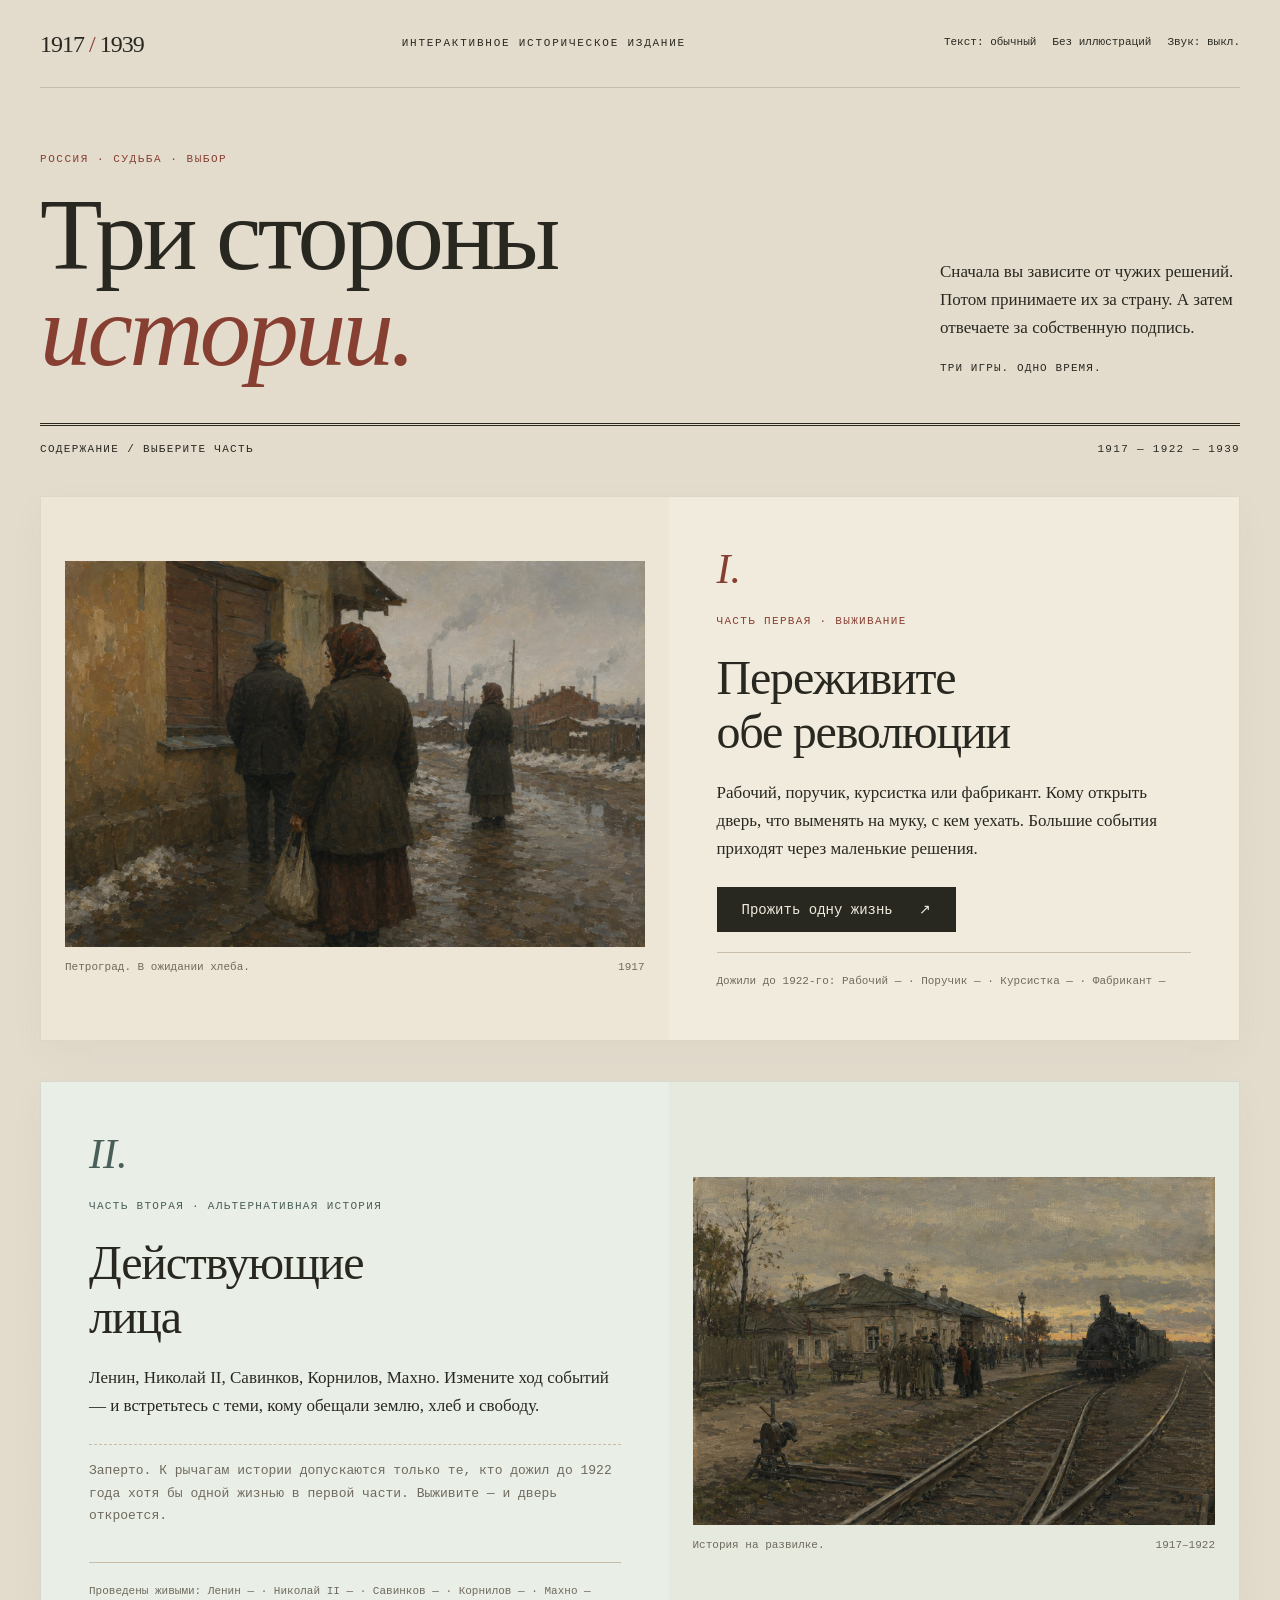
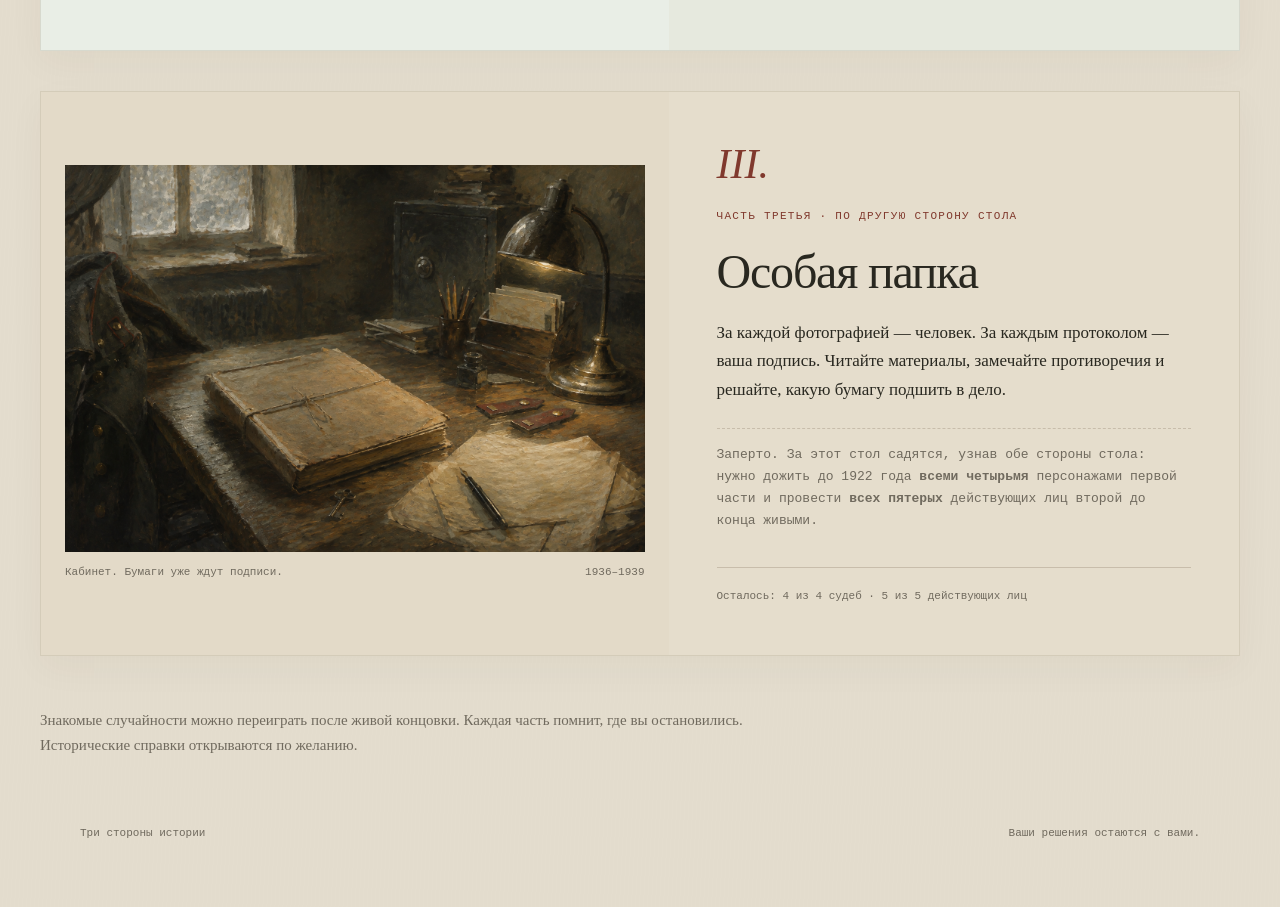
<file: index.html>
<!DOCTYPE html>
<html lang="ru">
<head>
<meta charset="utf-8">
<meta name="viewport" content="width=device-width, initial-scale=1">
<title>Три стороны истории · 1917–1939</title>
<link rel="stylesheet" href="style.css?v=30">
<link rel="stylesheet" href="remaster.css?v=30">
<link rel="stylesheet" href="reader.css?v=30">
</head>
<body class="menu-page">
<a class="skip-link" href="#app">К содержанию</a>
<header class="edition-bar"><a class="edition-brand" href="index.html">1917<span> / </span>1939</a><span class="edition-label">Интерактивное историческое издание</span><div id="reader-tools"></div></header>
<main id="app">
<header class="cover-heading">
<div><div class="meta">Россия · судьба · выбор</div><h1>Три стороны<br><em>истории.</em></h1></div>
<div class="cover-intro">Сначала вы зависите от чужих решений. Потом принимаете их за страну. А затем отвечаете за собственную подпись.<small>Три игры. Одно время.</small></div>
</header>
<div class="contents-line"><span>Содержание / выберите часть</span><span>1917 — 1922 — 1939</span></div>
<section class="menu-part">
<figure class="menu-picture" data-reader-art><img class="menu-art" src="images/small-life.jpg" alt="Очередь у лавки в рабочем предместье" width="1536" height="1024"><figcaption><span>Петроград. В ожидании хлеба.</span><span>1917</span></figcaption></figure>
<div class="menu-copy"><span class="menu-number" aria-hidden="true">I.</span><div class="menu-eyebrow">Часть первая · выживание</div><h2>Переживите<br>обе революции</h2><p>Рабочий, поручик, курсистка или фабрикант. Кому открыть дверь, что выменять на муку, с кем уехать. Большие события приходят через маленькие решения.</p><a class="menu-play" href="v1.html">Прожить одну жизнь</a><div class="menu-progress" id="progress"></div></div>
</section>
<section class="menu-part" id="part2">
<figure class="menu-picture" data-reader-art><img class="menu-art" src="images/turning-point.jpg" alt="Станция и расходящиеся железнодорожные пути" width="1536" height="1024" loading="lazy"><figcaption><span>История на развилке.</span><span>1917–1922</span></figcaption></figure>
<div class="menu-copy"><span class="menu-number" aria-hidden="true">II.</span><div class="menu-eyebrow">Часть вторая · альтернативная история</div><h2>Действующие<br>лица</h2><p>Ленин, Николай II, Савинков, Корнилов, Махно. Измените ход событий — и встретьтесь с теми, кому обещали землю, хлеб и свободу.</p><span id="p2action"></span><div class="menu-progress" id="progress2"></div></div>
</section>
<section class="menu-part menu-folder" id="part3">
<figure class="menu-picture" data-reader-art><img class="menu-art" src="images/nkvd-desk.jpg" alt="Рабочий стол сотрудника НКВД: папка, бумаги, петлицы и настольная лампа" width="1536" height="1024" loading="lazy"><figcaption><span>Кабинет. Бумаги уже ждут подписи.</span><span>1936–1939</span></figcaption></figure>
<div class="menu-copy"><span class="menu-number" aria-hidden="true">III.</span><div class="menu-eyebrow">Часть третья · по другую сторону стола</div><h2>Особая папка</h2><p>За каждой фотографией — человек. За каждым протоколом — ваша подпись. Читайте материалы, замечайте противоречия и решайте, какую бумагу подшить в дело.</p><span id="p3action"></span><div class="menu-progress" id="progress3"></div></div>
</section>
<p class="edition-note">Знакомые случайности можно переиграть после живой концовки. Каждая часть помнит, где вы остановились. Исторические справки открываются по желанию.</p>
</main>
<footer class="site-footer"><span>Три стороны истории</span><span>Ваши решения остаются с вами.</span></footer>
<script>
(function () {
  var BGS = [
    ['worker', 'Рабочий'],
    ['officer', 'Поручик'],
    ['intel', 'Курсистка'],
    ['merchant', 'Фабрикант'],
  ];
  var survived = false, chips = [];
  try {
    survived = localStorage.getItem('rr_survived') === '1';
    chips = BGS.map(function (b) {
      var ok = localStorage.getItem('rr_survived_' + b[0]) === '1';
      return ok ? '<b>' + b[1] + ' ✓</b>' : b[1] + ' —';
    });
  } catch (e) { survived = true; }

  document.getElementById('progress').innerHTML = chips.length
    ? 'Дожили до 1922-го: ' + chips.join(' · ')
    : '';

  var part2 = document.getElementById('part2');
  var action = document.getElementById('p2action');
  if (survived) {
    action.innerHTML = '<a class="menu-play" href="v2.html">Играть</a>';
  } else {
    part2.className += ' locked';
    action.innerHTML = '<div class="menu-lock">Заперто. К рычагам истории допускаются только те, кто дожил до 1922 года хотя бы одной жизнью в первой части. Выживите — и дверь откроется.</div>';
  }

  /* ---- часть третья: допуск только за полное прохождение первых двух ---- */
  var CAMPS = [
    ['lenin', 'Ленин'],
    ['tsar', 'Николай II'],
    ['savinkov', 'Савинков'],
    ['kornilov', 'Корнилов'],
    ['makhno', 'Махно'],
  ];
  var get = function (k) {
    try { return localStorage.getItem(k) === '1'; } catch (e) { return false; }
  };
  var bgDone = BGS.map(function (b) { return get('rr_survived_' + b[0]); });
  var campDone = CAMPS.map(function (c) { return get('rr_v2_alive_' + c[0]); });
  var all = function (a) { return a.every(function (x) { return x; }); };

  document.getElementById('progress2').innerHTML = 'Проведены живыми: ' +
    CAMPS.map(function (c, i) {
      return campDone[i] ? '<b>' + c[1] + ' ✓</b>' : c[1] + ' —';
    }).join(' · ');

  var part3 = document.getElementById('part3');
  var action3 = document.getElementById('p3action');
  if (all(bgDone) && all(campDone)) {
    action3.innerHTML = '<a class="menu-play" href="v3.html">Играть</a>';
    document.getElementById('progress3').innerHTML = 'Допуск оформлен.';
  } else {
    part3.className += ' locked';
    action3.innerHTML = '<div class="menu-lock">Заперто. За этот стол садятся, узнав обе стороны стола: нужно дожить до 1922 года <b>всеми четырьмя</b> персонажами первой части и провести <b>всех пятерых</b> действующих лиц второй до конца живыми.</div>';
    document.getElementById('progress3').innerHTML =
      'Осталось: ' + bgDone.filter(function (x) { return !x; }).length + ' из 4 судеб · ' +
      campDone.filter(function (x) { return !x; }).length + ' из 5 действующих лиц';
  }
})();
</script>

<script src="reader.js?v=30"></script>
</body>
</html>
</file>
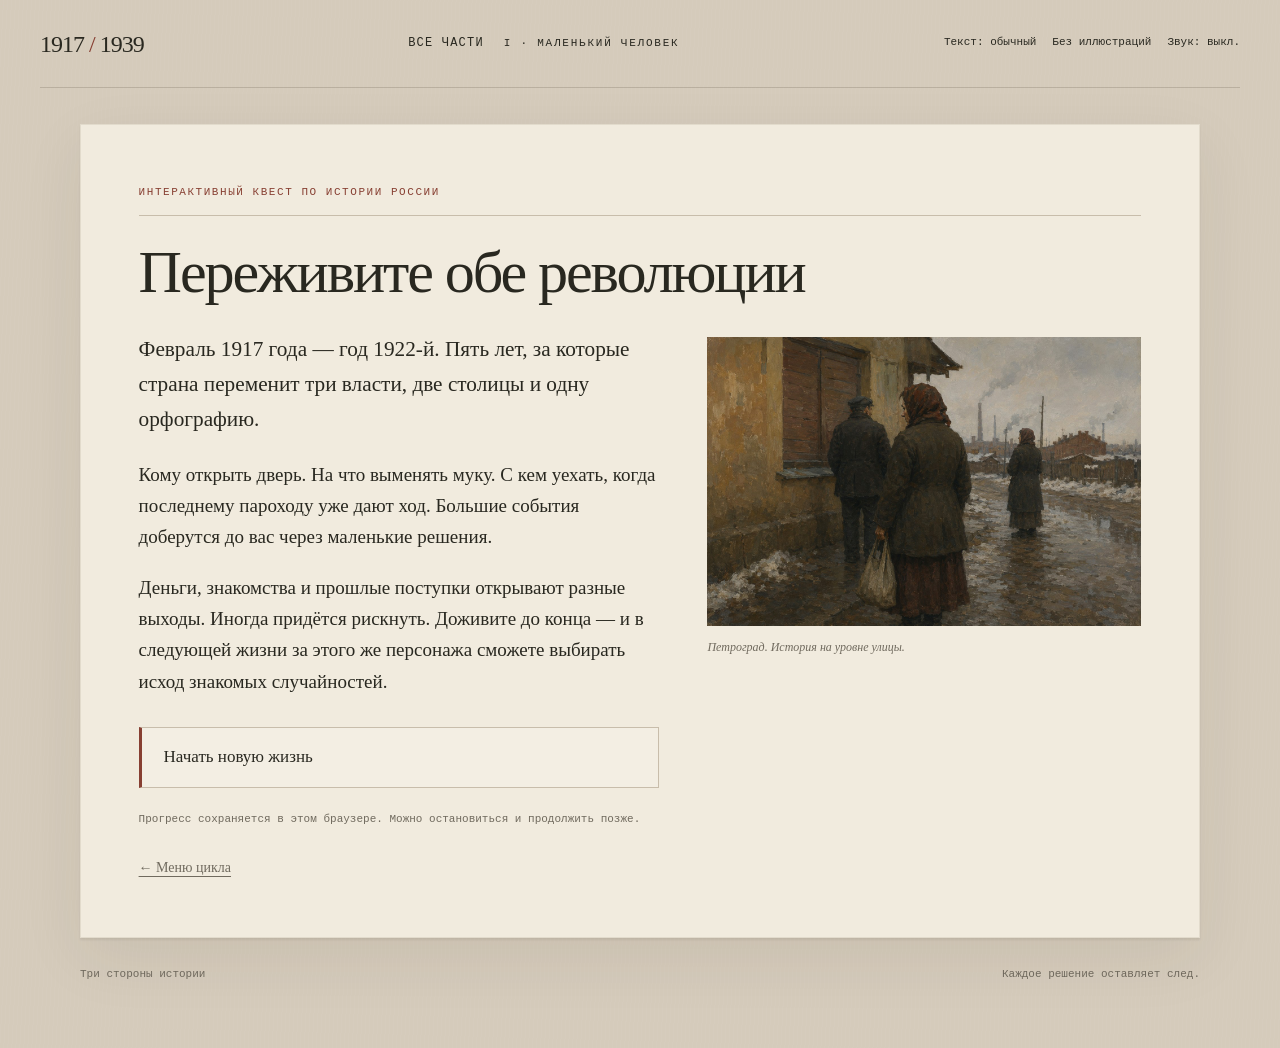
<file: v1.html>
<!DOCTYPE html>
<html lang="ru">
<head>
<meta charset="utf-8">
<meta name="viewport" content="width=device-width, initial-scale=1">
<title>Игра: переживите обе революции</title>
<link rel="stylesheet" href="style.css?v=30">
<link rel="stylesheet" href="remaster.css?v=30">
<link rel="stylesheet" href="modes12.css?v=30">
<link rel="stylesheet" href="reader.css?v=30">
</head>
<body class="mode-1">
<a class="skip-link" href="#app">К игре</a>
<header class="edition-bar"><a class="edition-brand" href="index.html">1917<span> / </span>1939</a><nav class="edition-nav" aria-label="Издание"><a href="index.html">Все части</a><span class="edition-label">I · Маленький человек</span></nav><div id="reader-tools"></div></header>
<main id="app"></main>
<footer class="site-footer"><span>Три стороны истории</span><span>Каждое решение оставляет след.</span></footer>
<script src="glossary.js?v=13"></script>
<script src="scenario.js?v=13"></script>
<script src="game-common.js?v=30"></script>
<script src="life-scenes.js?v=30"></script>
<script src="engine.js?v=30"></script>
<script src="reader.js?v=30"></script>
</body>
</html>
</file>
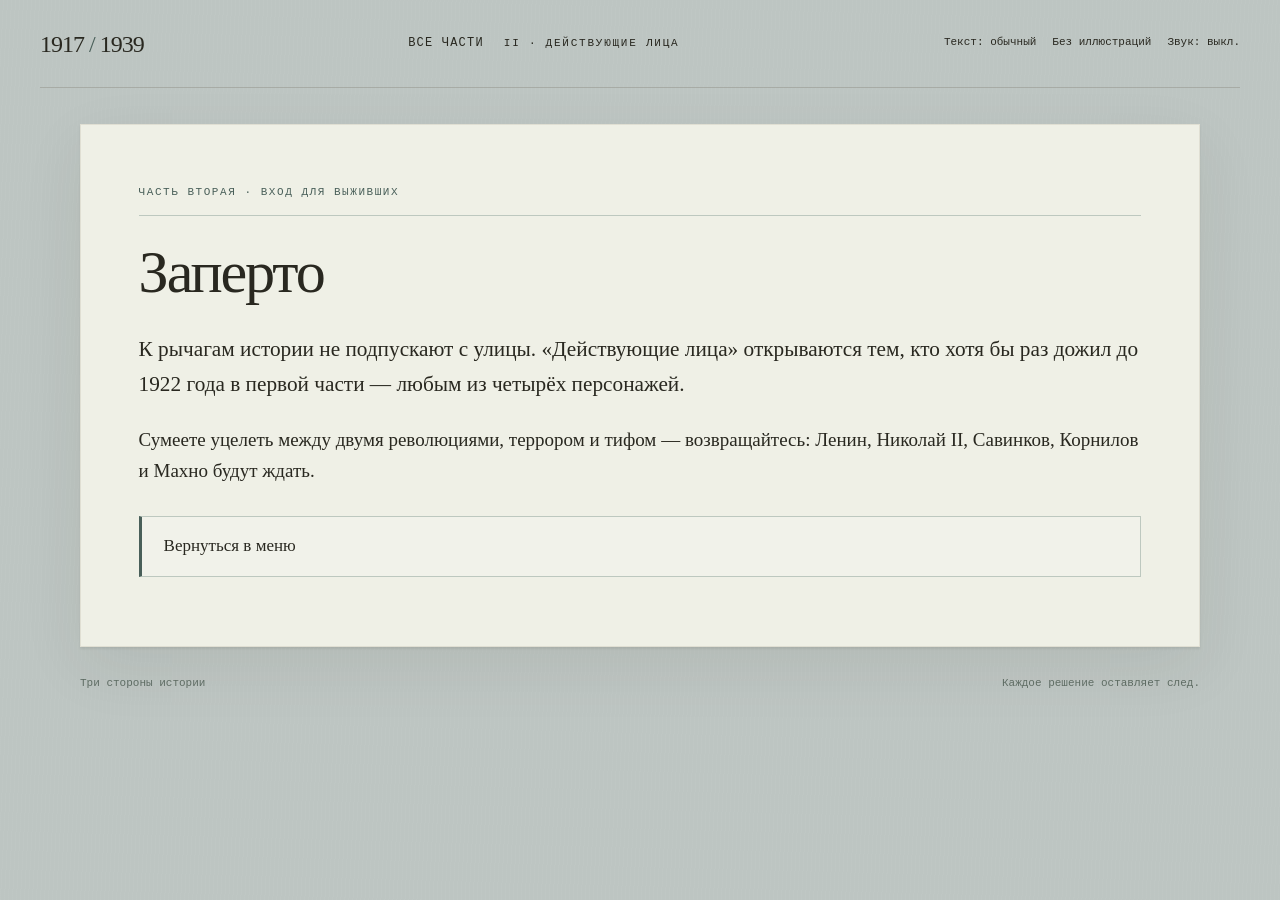
<file: v2.html>
<!DOCTYPE html>
<html lang="ru">
<head>
<meta charset="utf-8">
<meta name="viewport" content="width=device-width, initial-scale=1">
<title>Действующие лица: альтернативная история 1917–1922</title>
<link rel="stylesheet" href="style.css?v=30">
<link rel="stylesheet" href="style2.css?v=30">
<link rel="stylesheet" href="remaster.css?v=30">
<link rel="stylesheet" href="modes12.css?v=30">
<link rel="stylesheet" href="reader.css?v=30">
</head>
<body class="mode-2">
<a class="skip-link" href="#app">К игре</a>
<header class="edition-bar"><a class="edition-brand" href="index.html">1917<span> / </span>1939</a><nav class="edition-nav" aria-label="Издание"><a href="index.html">Все части</a><span class="edition-label">II · Действующие лица</span></nav><div id="reader-tools"></div></header>
<main id="app"></main>
<footer class="site-footer"><span>Три стороны истории</span><span>Каждое решение оставляет след.</span></footer>
<script src="glossary.js?v=13"></script>
<script src="world.js?v=30"></script>
<script src="c_lenin.js?v=13"></script>
<script src="c_tsar.js?v=13"></script>
<script src="c_savinkov.js?v=13"></script>
<script src="c_kornilov.js?v=13"></script>
<script src="c_makhno.js?v=13"></script>
<script src="game-common.js?v=30"></script>
<script src="aftermath.js?v=30"></script>
<script src="engine2.js?v=30"></script>
<script src="reader.js?v=30"></script>
</body>
</html>
</file>
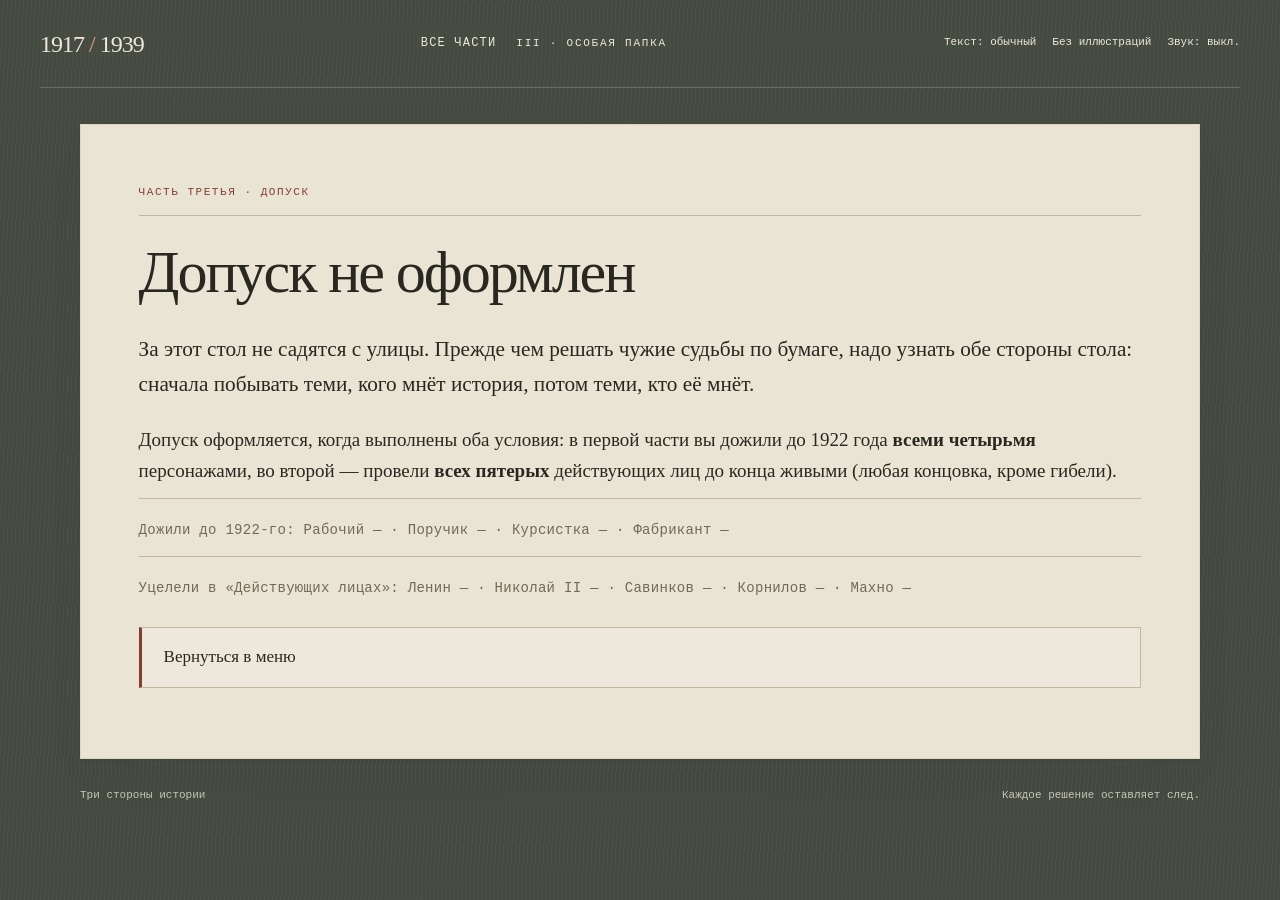
<file: v3.html>
<!DOCTYPE html>
<html lang="ru">
<head>
<meta charset="utf-8">
<meta name="viewport" content="width=device-width, initial-scale=1">
<title>Особая папка: оперуполномоченный, 1936–1938</title>
<link rel="stylesheet" href="style.css?v=30">
<link rel="stylesheet" href="style2.css?v=30">
<link rel="stylesheet" href="remaster.css?v=30">
<link rel="stylesheet" href="style3.css?v=30">
<link rel="stylesheet" href="reader.css?v=30">
</head>
<body class="mode-3">
<a class="skip-link" href="#app">К игре</a>
<header class="edition-bar"><a class="edition-brand" href="index.html">1917<span> / </span>1939</a><nav class="edition-nav" aria-label="Издание"><a href="index.html">Все части</a><span class="edition-label">III · Особая папка</span></nav><div id="reader-tools"></div></header>
<main id="app"></main>
<footer class="site-footer"><span>Три стороны истории</span><span>Каждое решение оставляет след.</span></footer>
<script src="glossary.js?v=23"></script>
<script src="glossary3.js?v=23"></script>
<script src="chek_core.js?v=30"></script>
<script src="chek1.js?v=23"></script>
<script src="chek2.js?v=23"></script>
<script src="chek3.js?v=23"></script>
<script src="game-common.js?v=30"></script>
<script src="engine3.js?v=30"></script>
<script src="reader.js?v=30"></script>
</body>
</html>
</file>
<file: style.css>
/* «Арзамасовский» бумажный стиль: серьёзная гарнитура, кремовая бумага, тёмно-красный акцент */

* { margin: 0; padding: 0; box-sizing: border-box; }

:root {
  --paper: #f5f0e6;
  --ink: #1c1a17;
  --accent: #9e2b25;
  --muted: #7a7469;
  --line: #d8d0bf;
}

html { height: 100%; }

body {
  min-height: 100%;
  background: var(--paper);
  background-image: radial-gradient(ellipse at 50% -20%, #fbf8f1 0%, var(--paper) 60%);
  color: var(--ink);
  font-family: Georgia, 'Times New Roman', serif;
  font-size: 19px;
  line-height: 1.55;
  padding: 48px 16px 96px;
}

#app { max-width: 640px; margin: 0 auto; }

.card { animation: appear .45s ease both; }
@keyframes appear {
  from { opacity: 0; transform: translateY(12px); }
  to   { opacity: 1; transform: none; }
}

.meta {
  font-size: 13px;
  letter-spacing: .18em;
  text-transform: uppercase;
  color: var(--accent);
  margin-bottom: 20px;
  padding-bottom: 12px;
  border-bottom: 1px solid var(--line);
}

h1 {
  font-size: 42px;
  line-height: 1.15;
  font-weight: normal;
  margin-bottom: 24px;
}

h2 {
  font-size: 30px;
  line-height: 1.2;
  font-weight: normal;
  margin-bottom: 18px;
}

.body p { margin-bottom: 16px; }
.body p:last-child { margin-bottom: 0; }

.choices { margin-top: 32px; }

.choice { margin-bottom: 14px; }

.choice button {
  display: block;
  width: 100%;
  text-align: left;
  font: inherit;
  font-size: 17px;
  line-height: 1.45;
  color: var(--ink);
  background: transparent;
  border: 1px solid var(--ink);
  padding: 13px 18px;
  cursor: pointer;
  transition: background .15s, color .15s;
}

.choice button:hover:not(:disabled) {
  background: var(--ink);
  color: var(--paper);
}

.choice.locked button {
  border-color: var(--line);
  color: var(--muted);
  cursor: not-allowed;
  background: transparent;
}

.locked-why {
  font-size: 14px;
  font-style: italic;
  color: var(--muted);
  padding: 6px 18px 0;
}

/* выбор персонажа */
.bg-choice button { padding: 16px 18px; }
.bg-name { display: block; font-size: 20px; margin-bottom: 4px; }
.bg-desc { display: block; font-size: 15px; font-style: italic; opacity: .75; }

/* интерлюдии */
.result .body { font-style: normal; }
.result .body p:first-child::first-letter { }

/* бросок судьбы */
.roll-overlay {
  position: fixed; inset: 0;
  background: rgba(28, 26, 23, .88);
  display: flex; align-items: center; justify-content: center;
  z-index: 10;
  animation: fadein .25s ease both;
}
@keyframes fadein { from { opacity: 0; } to { opacity: 1; } }

.roll-box { text-align: center; color: var(--paper); }
.roll-box .die { font-size: 96px; line-height: 1; }
.roll-box .roll-label {
  margin-top: 12px;
  font-size: 14px;
  letter-spacing: .18em;
  text-transform: uppercase;
  font-family: Georgia, serif;
}

/* концовки */
.ending .meta { border-bottom-color: currentColor; }

.ending.death {
  background: #171512;
  color: #efe8da;
  margin: -12px -20px;
  padding: 36px 20px 44px;
}
@media (min-width: 700px) {
  .ending.death { margin: -12px -36px; padding: 40px 36px 48px; }
}
.ending.death .meta { color: #c8543f; border-bottom-color: #3a352e; }
.ending.death .note { border-color: #3a352e; }
.ending.death .choice button { border-color: #efe8da; color: #efe8da; }
.ending.death .choice button:hover { background: #efe8da; color: #171512; }
.ending.death .path { color: #a89f8f; }

.ending.emigration .meta { color: #6c6353; border-bottom-color: var(--line); }
.ending.survival .meta { color: #4a5d3a; border-bottom-color: var(--line); }

.note {
  margin-top: 28px;
  padding: 16px 18px;
  border: 1px solid var(--line);
  font-size: 15px;
  line-height: 1.5;
}

.note-title {
  font-size: 12px;
  letter-spacing: .18em;
  text-transform: uppercase;
  color: var(--muted);
  margin-bottom: 8px;
}

.path { margin-top: 24px; font-size: 15px; color: var(--muted); }
.path ul { list-style: none; margin-top: 4px; }
.path li { padding: 3px 0; }
.path li::before { content: '— '; }

.intro .body p { font-size: 20px; }

/* ---------- глоссарий: сноски ---------- */

.gloss {
  border-bottom: 1px dotted var(--accent);
  cursor: help;
}
.gloss:hover { background: rgba(158, 43, 37, .07); }
.gloss:focus-visible {
  outline: 2px solid var(--accent);
  outline-offset: 2px;
}
.ending.death .gloss { border-bottom-color: #c8543f; }
.ending.death .gloss:hover { background: rgba(200, 84, 63, .15); }

.gloss-tip {
  position: absolute;
  z-index: 60;
  background: #171512;
  color: #efe8da;
  padding: 11px 14px;
  font-family: Georgia, 'Times New Roman', serif;
  font-size: 15px;
  line-height: 1.45;
  box-shadow: 0 6px 24px rgba(0, 0, 0, .35);
  pointer-events: none;
}
.gloss-tip[hidden] { display: none; }

/* Quiet illustrations and reader controls. */
.illustration { margin: 0 0 25px; }
.illustration img { display: block; width: 100%; height: auto; border: 1px solid var(--line); }
.illustration-small { max-width: 360px; margin: 22px auto; }
.intro > .illustration { max-width: 420px; }
.menu-art { display: block; width: 100%; height: 180px; object-fit: cover; object-position: center 55%; margin: 16px 0; border: 1px solid var(--line); }
.menu-art.sketch { object-position: center 65%; }
.choice-sub { display: block; font-size: 14px; opacity: .8; margin-top: 5px; }
.save-note, .memory-note, .life-status { font-size: 14px; color: var(--muted); margin-top: 16px; }
.life-status { margin: -4px 0 18px; }
.memory-note { padding: 10px 0; border-bottom: 1px solid var(--line); }
.reading-note { margin-top: 20px; font-size: 16px; border-top: 1px solid var(--line); }
.reading-note summary { cursor: pointer; padding: 12px 0; color: inherit; }
.reading-note > div { padding: 0 0 12px; }
.reading-note p { margin-bottom: 12px; }
.reading-note .note, .reading-note .path { margin-top: 0; }
.text-button { background: transparent; border: 0; border-bottom: 1px solid currentColor; color: inherit; padding: 4px 0; font: inherit; font-size: 15px; cursor: pointer; }
.fate-dialog { width: min(600px, calc(100% - 32px)); max-height: calc(100% - 32px); margin: auto; padding: 28px; color: var(--ink); background: var(--paper); border: 1px solid var(--ink); font: inherit; }
.fate-dialog::backdrop { background: rgba(28, 26, 23, .75); }
.fate-explain { font-size: 15px; margin-top: 16px; color: var(--muted); }
.fate-dialog .choices { margin-top: 22px; }
button:focus-visible, a:focus-visible, summary:focus-visible { outline: 2px solid var(--accent); outline-offset: 4px; }
.choice button:disabled { cursor: default; }
h1:focus, h2:focus { outline: none; }
@media (max-width: 560px) {
  body { padding-top: 24px; font-size: 18px; }
  h1 { font-size: 34px; }
  h2 { font-size: 27px; }
  .intro .body p { font-size: 18px; }
  .fate-dialog { padding: 20px; }
}
@media (prefers-reduced-motion: reduce) {
  *, *::before, *::after { animation: none !important; transition: none !important; }
}
</file>
<file: remaster.css>
/* Three volumes of one edition. Layout is kept separate from game rules. */
:root{--paper:#f1ebde;--ink:#292820;--accent:#873f32;--muted:#706a5e;--line:#c8bdab;--desk:#d5cbbb}
body{padding:0 28px 64px;background:var(--desk);background-image:repeating-linear-gradient(93deg,transparent 0 3px,#ffffff07 3px 4px);font-size:19px;line-height:1.65}
body.mode-2{--desk:#bdc5c2;--paper:#eff0e6;--accent:#495f59;--line:#bdc8bf;--muted:#606e65}
body.mode-3{--desk:#454b41;--paper:#eae4d5;--accent:#833e32;--line:#c3b8a3;--muted:#726957}
a{color:inherit;text-underline-offset:4px}
.edition-bar{max-width:1200px;margin:auto;min-height:88px;display:flex;align-items:center;justify-content:space-between;gap:20px;border-bottom:1px solid #655b4b40;font:12px/1.4 'Courier New',monospace;letter-spacing:.1em;text-transform:uppercase}
.edition-brand{font:24px/1 Georgia,serif;letter-spacing:-1px;text-decoration:none;white-space:nowrap}
.edition-brand span{color:var(--accent)}
.edition-label{font-size:11px;letter-spacing:.16em}
.mode-3>.edition-bar{color:#eee8da;border-bottom-color:#eee8da35}.mode-3 .edition-brand span{color:#d29b7c}
.edition-nav{display:flex;align-items:center;gap:20px}.edition-nav a{text-decoration:none;padding:10px 0}.edition-nav a:hover{text-decoration:underline}
#app{max-width:1120px;margin:36px auto 0}
.card{background:var(--paper);padding:clamp(24px,4.5vw,60px);box-shadow:0 2px 2px #29251a15,0 20px 60px #29251a12;border:1px solid #766b5520;position:relative}
.meta{font:11px/1.7 'Courier New',monospace;letter-spacing:.14em;margin-bottom:24px;padding-bottom:14px}
h1{font-size:clamp(38px,4.7vw,62px);letter-spacing:-.035em;line-height:1.06;margin-bottom:28px}
h2{font-size:clamp(30px,3.5vw,44px);letter-spacing:-.025em;line-height:1.13}
.body p{margin-bottom:1em}.body p:last-child{margin-bottom:0}
.intro .body p{font-size:1em}.intro .body p:first-child{font-size:1.12em}
.illustration img{height:auto;max-width:100%;border:0}.illustration{margin:0}.intro>.illustration{max-width:none}
.choices{counter-reset:decision;margin-top:30px}.choice{counter-increment:decision;margin-bottom:12px}
.choice button{position:relative;background:#ffffff24;border-color:var(--line);padding:17px 22px;font-size:17px;transition:background .15s,border-color .15s,transform .15s;border-left:3px solid var(--accent)}
.choice button:hover:not(:disabled){background:#ffffff70;color:var(--ink);border-color:var(--accent);transform:translateX(3px)}
.choice button:disabled{opacity:.72}.choice.locked button{border-left-color:var(--line);color:var(--muted)}
.locked-why,.choice-hint,.bif-meta{font-size:13px}
.reading-note{font-size:15px;border-top:1px solid var(--line);margin-top:24px}.reading-note summary{padding:14px 0}.reading-note[open]{padding-bottom:8px}
.path{font-size:14px}.save-note{font:11px/1.7 'Courier New',monospace;margin-top:22px}
.world,.realhist,.note{background:#ffffff25;border-color:var(--line)}
.ending,.result{max-width:850px;margin:0 auto}.result{padding-top:65px;padding-bottom:65px}.result:not(:has(>.meta))::before{content:'ПОСЛЕДСТВИЯ РЕШЕНИЯ';display:block;font:11px 'Courier New',monospace;letter-spacing:.17em;color:var(--accent);margin-bottom:28px}
.ending.death{--ink:#ece4d5;--muted:#bdb39f;--line:#514b40;margin:0 auto;padding:clamp(24px,4.5vw,60px);background:#272922;color:var(--ink)}
.ending.death .choice button:hover{background:#ece4d5;color:#272922}.ending .path{max-height:360px;overflow:auto;padding-right:10px}
.fate-dialog{box-shadow:0 30px 100px #0006}.fate-dialog h2{font-size:34px}
.site-footer{max-width:1120px;margin:28px auto 0;display:flex;justify-content:space-between;gap:20px;font:11px/1.6 'Courier New',monospace;color:var(--muted)}
.mode-3>.site-footer{color:#ccc9bc}
.skip-link{position:fixed;left:18px;top:-100px;background:var(--paper);padding:10px;z-index:100}.skip-link:focus{top:10px}
/* Contents page: generous image area preserves the complete paintings. */
.menu-page #app{max-width:1200px;margin-top:0}.menu-page{--desk:#e3dccd}
.cover-heading{padding:62px 0 44px;display:grid;grid-template-columns:1fr 300px;gap:40px;align-items:end;border-bottom:3px double var(--ink)}
.cover-heading .meta{border:0;padding:0;margin-bottom:18px}.cover-heading h1{font-size:clamp(56px,8vw,108px);margin:0;line-height:.94}.cover-heading h1 em{font-weight:normal;color:var(--accent)}
.cover-intro{font-size:17px;line-height:1.65;padding-bottom:5px}.cover-intro small{display:block;margin-top:20px;font:11px 'Courier New',monospace;text-transform:uppercase;letter-spacing:.1em}
.contents-line{display:flex;justify-content:space-between;padding:17px 0;font:11px 'Courier New',monospace;letter-spacing:.12em;text-transform:uppercase}
.menu-part{display:grid;grid-template-columns:minmax(0,1.1fr) minmax(0,1fr);gap:0;margin:24px 0 40px;background:var(--paper);box-shadow:0 12px 35px #4336240a;border:1px solid #8c7f6630}
.menu-picture{padding:24px;display:flex;flex-direction:column;justify-content:center;position:relative;background:#d1c5ad25}
.menu-art{display:block;width:100%;height:auto;object-fit:contain;margin:0;border:0}
.menu-picture figcaption{font:11px/1.6 'Courier New',monospace;color:var(--muted);margin-top:12px;display:flex;justify-content:space-between;gap:16px}
.menu-copy{padding:clamp(24px,4vw,48px);position:relative}.menu-eyebrow{font:11px/1.6 'Courier New',monospace;letter-spacing:.12em;text-transform:uppercase;color:var(--accent);margin-bottom:20px}
.menu-copy h2{font-size:clamp(32px,3.8vw,48px);margin-bottom:20px}.menu-copy p{font-size:17px;line-height:1.65;margin-bottom:24px}
.menu-number{font:italic 42px Georgia,serif;color:var(--accent);display:block;margin-bottom:20px}
.menu-play{display:inline-block;background:var(--ink);color:var(--paper);padding:13px 24px;font:14px 'Courier New',monospace;text-decoration:none;border:1px solid var(--ink)}
.menu-play::after{content:' ↗';margin-left:18px}.menu-play:hover{background:var(--accent);border-color:var(--accent)}
.menu-progress{font:11px/1.9 'Courier New',monospace;color:var(--muted);padding-top:18px;margin-top:20px;border-top:1px solid var(--line)}
.menu-progress b{color:var(--ink);font-weight:normal}.menu-lock{font:13px/1.7 'Courier New',monospace;color:var(--muted);padding:15px 0;border-top:1px dashed var(--line)}
.menu-part:nth-of-type(2){--paper:#e9eee6;--accent:#495f59}.menu-part:nth-of-type(2) .menu-picture{order:2}
.menu-folder{--paper:#e5ddcc;--accent:#80392d}
.edition-note{padding:12px 0 40px;max-width:750px;font-size:15px;color:var(--muted)}
@media(max-width:800px){body{padding:0 16px 40px}.edition-bar{min-height:76px;flex-wrap:wrap;padding:16px 0;gap:12px}.edition-label{display:none}.edition-nav{gap:14px}#app{margin-top:20px}.cover-heading{grid-template-columns:1fr;padding-top:40px;gap:25px}.cover-intro{max-width:500px}.menu-part{grid-template-columns:1fr}.menu-part:nth-of-type(2) .menu-picture{order:0}.menu-picture{padding:18px}.menu-copy{padding:28px}.menu-copy .menu-number{position:absolute;right:26px;top:18px;opacity:.35}.menu-copy h2{max-width:85%}.folder-display{max-width:450px;min-height:0;margin:12px auto}.site-footer{flex-wrap:wrap}.card{padding:26px}.result{padding-top:36px}.contents-line span:last-child{display:none}}
@media(prefers-reduced-motion:reduce){*{scroll-behavior:auto!important}.choice button:hover{transform:none!important}}
</file>
<file: reader.css>
#reader-tools {
  display: flex;
  align-items: center;
  justify-content: flex-end;
  flex-wrap: wrap;
  gap: 4px 16px;
  font-family: ui-monospace, 'Courier New', monospace;
  font-size: 11px;
  line-height: 1.4;
}
#reader-tools button {
  min-height: 38px;
  padding: 6px 0;
  border: 0;
  border-bottom: 1px solid transparent;
  background: transparent;
  color: inherit;
  font: inherit;
  cursor: pointer;
}
#reader-tools button:hover { border-bottom-color: currentColor; }
#reader-tools button[aria-pressed="true"] { color: var(--accent, #9e2b25); border-bottom-color: currentColor; }
#reader-tools button:focus-visible { outline: 2px solid currentColor; outline-offset: 4px; }
#reader-tools button:disabled { opacity: .5; cursor: default; }
.reader-status:empty { display: none; }
.reader-status { flex-basis: 100%; max-width: 32em; }
body[data-reader-size="large"] { --reader-copy-size: 22px; }
body[data-reader-size="small"] { --reader-copy-size: 17px; }
body[data-reader-size="large"] :is(.body, .choice button, .f-val, .world, .realhist, .reading-note > div),
body[data-reader-size="small"] :is(.body, .choice button, .f-val, .world, .realhist, .reading-note > div) {
  font-size: var(--reader-copy-size);
  line-height: 1.65;
}
.reader-plain :is(.illustration, .menu-art, .scene-art, .margin-art, .dossier-photo, .case-photo, [data-reader-art]) { display: none !important; }
.reader-plain .menu-part, .reader-plain .intro-layout, .reader-plain .dossier-identity { grid-template-columns: minmax(0, 1fr); }
.reader-plain .intro-art, .reader-plain .archive-contact-sheet { display: none; }
.mode-3 #reader-tools button[aria-pressed="true"] { color: #e4b99b; }
@media (max-width: 600px) {
  #reader-tools { justify-content: flex-start; gap: 4px 14px; }
  body[data-reader-size="large"] { --reader-copy-size: 21px; }
}
</file>
<file: modes12.css>
/* The street chronicle and the political edition share a readable column
   and a quieter margin for resources, illustrations and the player's notes. */
.scene-header { padding-bottom: 22px; margin-bottom: 28px; border-bottom: 1px solid var(--line, #c9bda6); }
.scene-header h2 { margin-bottom: 12px; }
.scene-layout { display: grid; grid-template-columns: minmax(0, 1fr) 225px; gap: 40px; align-items: start; }
.scene-main { min-width: 0; }
.scene-aside { min-width: 0; border-left: 1px solid var(--line, #c9bda6); padding-left: 24px; }
.scene-aside .reading-note { font-size: 14px; margin-top: 22px; }
.scene-aside .reading-note summary { line-height: 1.5; }
.scene-aside .reading-note > div { padding-left: 0; padding-right: 0; }
.scene-art .illustration { margin: 0 0 24px; width: 100%; max-width: none; }
.scene-art .illustration img, .intro-art .illustration img { display: block; width: 100%; height: auto; object-fit: contain; }
.resource-sheet { font-family: Georgia, 'Times New Roman', serif; }
.resource-sheet .note-title { margin-bottom: 20px; font-size: 12px; letter-spacing: .1em; }
.resource-row { display: flex; justify-content: space-between; gap: 10px; align-items: baseline; font-size: 15px; }
.resource-row b { font-size: 25px; font-weight: normal; }
.resource-row small { font-size: 13px; color: var(--muted); }
.resource-sheet p { margin: 4px 0 20px; color: var(--muted); font-size: 13px; line-height: 1.5; }
.influence-meter { display: flex; gap: 3px; margin: 8px 0; }
.influence-meter i { flex: 1; height: 8px; background: rgba(100, 80, 50, .12); }
.influence-meter .filled { background: var(--accent); }
.decision-label { margin: 28px 0 12px; color: var(--muted); text-transform: uppercase; font-size: 11px; letter-spacing: .18em; }
.scene-main .choices { margin-top: 0; }
.journey-log { padding-left: 20px; font-size: 14px; line-height: 1.6; }
.journey-log li { padding-left: 3px; margin-bottom: 12px; }
.intro-layout { display: grid; grid-template-columns: minmax(0, 1.2fr) minmax(240px, 1fr); gap: 48px; align-items: start; margin-top: 28px; }
.intro-copy { min-width: 0; }
.intro-art { padding-top: 5px; }
.intro-art .illustration { max-width: none; width: 100%; margin: 0; }
.art-caption { margin: 12px 0 0; font-size: 12px; line-height: 1.5; color: var(--muted); font-style: italic; }
.choices.role-picker { display: grid; grid-template-columns: repeat(2, minmax(0, 1fr)); gap: 16px; }
.role-picker .choice { margin: 0; }
.role-picker .choice button { height: 100%; padding: 24px; }
.role-picker .bg-name, .role-picker .who-name { font-size: 27px; margin-bottom: 10px; }
.role-picker .bg-desc, .role-picker .who-desc { font-size: 16px; line-height: 1.55; }
.role-picker .choice-sub { margin-top: 18px; }
.result { max-width: 820px; margin-left: auto; margin-right: auto; }
.result > .meta { margin-bottom: 24px; }
.mode-1 .ending .body, .mode-2 .ending .body { max-width: 720px; }
@media (max-width: 800px) {
  .scene-layout { grid-template-columns: minmax(0, 1fr); gap: 24px; }
  .scene-aside { grid-row: 1; padding: 0 0 20px; border-left: 0; border-bottom: 1px solid var(--line, #c9bda6); }
  .scene-aside .scene-art { display: none; }
  .resource-sheet { display: flex; flex-wrap: wrap; align-items: baseline; gap: 4px 14px; }
  .resource-sheet .note-title { width: 100%; margin-bottom: 4px; }
  .resource-sheet p { margin: 0 12px 0 0; }
  .resource-row { gap: 8px; }
  .resource-row b { font-size: 20px; }
  .influence-meter { width: 90px; flex: 0 0 90px; }
  .scene-aside .reading-note { margin-top: 12px; }
  .intro-layout { gap: 28px; grid-template-columns: minmax(0, 1fr) minmax(180px, .65fr); }
}
@media (max-width: 560px) {
  .intro-layout, .choices.role-picker { grid-template-columns: minmax(0, 1fr); }
  .intro-art { grid-row: 1; max-width: 300px; margin: 0 auto; }
  .intro-layout { margin-top: 20px; gap: 22px; }
  .scene-header { margin-bottom: 20px; padding-bottom: 16px; }
  .role-picker .choice button { padding: 20px; }
}
</file>
<file: style2.css>
/* Дополнения v2: статусная строка, переломные моменты, эпилог мира */

.stats {
  display: flex;
  flex-wrap: wrap;
  gap: 6px 18px;
  font-size: 13px;
  letter-spacing: .06em;
  color: var(--muted);
  margin-bottom: 18px;
}
.stats b { font-weight: normal; color: var(--ink); }

/* переломный момент */
.choice.bif button { border-width: 2px; border-color: var(--accent); }
.choice.bif button:hover:not(:disabled) { background: var(--accent); color: var(--paper); }
.bif-meta {
  font-size: 13px;
  font-style: italic;
  color: var(--accent);
  padding: 5px 18px 0;
}
.choice.locked .bif-meta { color: var(--muted); }

/* выбор персонажа v2 */
.who-name { display: block; font-size: 21px; margin-bottom: 3px; }
.who-sub { display: block; font-size: 13px; letter-spacing: .14em; text-transform: uppercase; color: var(--accent); margin-bottom: 6px; }
.who-desc { display: block; font-size: 15px; font-style: italic; opacity: .75; }
.ending.death .who-sub { color: #c8543f; }

/* эпилог мира */
.world {
  margin-top: 28px;
  padding: 18px;
  border: 1px solid var(--ink);
  font-size: 16px;
  line-height: 1.55;
}
.ending.death .world { border-color: #3a352e; }
.world p { margin-bottom: 12px; }
.world p:last-child { margin-bottom: 0; }

.realhist {
  margin-top: 16px;
  padding: 14px 18px;
  border-left: 3px solid var(--accent);
  background: rgba(158, 43, 37, .05);
  font-size: 15px;
}
.ending.death .realhist { border-left-color: #c8543f; background: rgba(200, 84, 63, .08); }

.alt-label { font-size: 14px; color: var(--accent); margin-bottom: 16px; }
.stakes { margin-top: 20px; padding: 12px 16px; border-left: 2px solid var(--accent); font-size: 16px; font-style: italic; }
.dispatches { padding-left: 20px; font-size: 15px; }
.dispatches li { margin-bottom: 8px; }
.choice-hint { font-size: 14px; color: var(--muted); padding: 5px 18px 0; }
</file>
<file: style3.css>
/* Дополнения v3 «Особая папка»: карточка дела, пометы решений */

/* карточка следственного дела — машинописный документ */
.dossier {
  border: 1px solid var(--ink);
  padding: 14px 16px;
  margin-bottom: 26px;
  font-family: 'Courier New', Courier, monospace;
  font-size: 14px;
  line-height: 1.5;
  background: rgba(28, 26, 23, .025);
}

.d-head {
  text-transform: uppercase;
  letter-spacing: .12em;
  font-size: 12px;
  padding-bottom: 8px;
  margin-bottom: 10px;
  border-bottom: 1px solid var(--line);
}

.f-row { display: flex; gap: 12px; padding: 3px 0; }
.f-key { flex: 0 0 38%; color: var(--muted); }
.f-val { flex: 1 1 auto; }
.f-block { display: block; margin-top: 8px; padding-top: 8px; border-top: 1px dashed var(--line); }
.f-block .f-key { display: block; margin-bottom: 4px; }
.f-val ul { list-style: none; margin: 0; }
.f-val li { padding: 2px 0 2px 14px; text-indent: -14px; }
.f-val li::before { content: '— '; color: var(--muted); }

@media (max-width: 560px) {
  .f-row { display: block; }
  .f-key { display: block; margin-bottom: 2px; }
}

/* вопрос перед вариантами */
.ask {
  margin-top: 26px;
  font-style: italic;
  font-size: 17px;
  color: var(--accent);
}

/* пояснение под вариантом */
.choice-hint {
  font-size: 14px;
  font-style: italic;
  color: var(--muted);
  padding: 5px 18px 0;
}

/* пометы решений */
.choice.m-shoot button { border-left: 4px solid #9e2b25; }
.choice.m-fab button   { border-left: 4px solid #5c1512; border-color: #5c1512; }
.choice.m-camp button  { border-left: 4px solid #7a7469; }
.choice.m-free button  { border-left: 4px solid #4a5d3a; }
.choice.locked button  { border-left-color: var(--line) !important; }

/* прогресс в гейте допуска */
.menu-progress { font-size: 14px; color: var(--muted); margin-top: 12px; letter-spacing: .02em; }
.menu-progress b { color: var(--ink); font-weight: normal; }

/* концовка «уцелел» */
.ending.survival .meta { color: #4a5d3a; }

.f-val .evidence { display: flex; align-items: baseline; gap: 8px; text-indent: 0; padding: 5px 0; }
.f-val .evidence::before { content: none; }
.pencil-mark { flex: 0 0 28px; min-height: 28px; border: 0; background: transparent; color: var(--ink); font: inherit; font-size: 20px; cursor: pointer; }
.evidence.marked > span { background: rgba(145, 115, 66, .12); text-decoration: underline; text-decoration-color: #9f8a67; text-underline-offset: 4px; }
.dossier-help { font-family: Georgia, serif; color: var(--muted); font-size: 14px; margin-top: 12px; }
.paper-trail { padding-left: 20px; font-size: 15px; }
.paper-trail li { padding-bottom: 8px; }
.paper-trail span { color: var(--muted); }
.ending.punishment .meta { color: #735b3d; }

/* Remastered archive: an open file and small attached photographs. */
.mode-3 { --accent: #85483e; --paper: #e8e2d3; }
.mode-3 .card.case { padding: clamp(22px, 4vw, 54px); }
.mode-3 .stats { font-family: 'Courier New', monospace; font-size: 13px; }
.dossier { position: relative; margin: 32px 0; padding: clamp(18px, 3vw, 32px); background: #f2edde; border: 1px solid #cfc6b3; box-shadow: 3px 4px 0 #e6dfcf, 4px 5px 0 #cfc6b3; }
.d-head { display: flex; align-items: center; justify-content: space-between; gap: 20px; border-bottom-color: #aaa18f; padding-bottom: 15px; margin-bottom: 24px; }
.d-stamp { flex-shrink: 0; color: #925c51; border: 1px solid currentColor; padding: 3px 9px; transform: rotate(-4deg); font-size: 11px; letter-spacing: .15em; }
.dossier-identity { display: grid; grid-template-columns: minmax(0, 1fr) minmax(190px, 29%); align-items: start; gap: 30px; }
.f-row { display: grid; grid-template-columns: minmax(120px, 36%) minmax(0, 1fr); gap: 15px; padding: 9px 0; border-bottom: 1px solid #dbd3c3; }
.f-key { color: #746f60; font-size: 12px; }
.f-val { min-width: 0; overflow-wrap: anywhere; }
.f-row:last-child { border-bottom: 0; }
.dossier-photo { margin: 8px 0 0; position: relative; transform: rotate(1.5deg); }
.dossier-photo::before { content: ''; position: absolute; width: 23px; height: 42px; border: 2px solid #827c6d; border-radius: 10px; top: -17px; left: 18px; transform: rotate(-9deg); z-index: 1; pointer-events: none; box-shadow: 1px 1px 2px #0003; }
.dossier-photo a { display: block; padding: 6px; background: #f9f5eb; box-shadow: 2px 3px 8px #312b2525; transition: transform .18s; }
.dossier-photo a:hover { transform: rotate(-1.5deg) translateY(-3px); }
.dossier-photo img { display: block; width: 100%; height: auto; }
.dossier-photo figcaption { display: flex; justify-content: space-between; gap: 8px; font: 11px/1.5 'Courier New', monospace; color: #736958; padding: 9px 2px; }
.dossier-photo figcaption span:last-child { white-space: nowrap; }
.f-block { display: block; margin-top: 25px; padding-top: 20px; border-top: 1px solid #aaa18f; }
.f-block > .f-key { display: block; margin-bottom: 10px; text-transform: uppercase; letter-spacing: .13em; }
.f-val ul { padding: 0; }
.f-val .evidence { gap: 10px; padding: 8px 0; }
.pencil-mark { flex: 0 0 34px; min-height: 34px; border: 1px solid transparent; border-radius: 50%; color: #685344; font: 23px Georgia, serif; }
.pencil-mark:hover { border-color: #ae9a76; background: #bba77716; }
.dossier-help { color: #776c59; font: italic 13px/1.6 Georgia, serif; margin-top: 15px; }
.case-reading { max-width: 720px; margin-inline: auto; }
.ask { border-top: 1px solid var(--line); padding-top: 25px; margin-top: 32px; font-size: 20px; }
.mode-3 .archive-intro { padding: 0; overflow: hidden; }
.archive-cover { position: relative; background: #c9ba97; padding: clamp(28px, 5vw, 62px); border-bottom: 1px solid #9f9276; background-image: repeating-linear-gradient(0deg, transparent, transparent 3px, #655c4305 4px); }
.archive-cover h1 { margin-top: 34px; max-width: 700px; }
.archive-subtitle { font: 13px/1.9 'Courier New', monospace; text-transform: uppercase; letter-spacing: .15em; }
.archive-seal { position: absolute; right: 9%; bottom: 45px; color: #8c5040; padding: 9px 17px; border: 2px solid currentColor; text-transform: uppercase; font: 16px 'Courier New', monospace; letter-spacing: .18em; transform: rotate(-8deg); opacity: .75; }
.archive-intro-content { padding: clamp(24px, 5vw, 60px); }
.archive-intro-content > .body { max-width: 690px; }
.archive-contact-sheet { display: flex; gap: 30px; margin: 0 0 28px; max-width: 480px; }
.archive-contact-sheet .dossier-photo { flex: 1; min-width: 0; }
.archive-contact-sheet .dossier-photo:nth-child(2) { transform: rotate(-2deg); }
.archive-contact-sheet .dossier-photo figcaption span:last-child { display: none; }
.photo-viewer { max-width: min(1100px, 94vw); width: 100%; max-height: 94vh; margin: auto; padding: 16px; border: 1px solid #a39880; background: #e9e1cf; color: #272722; box-shadow: 0 20px 90px #0008; }
.photo-viewer::backdrop { background: #1d1c19db; }
.photo-viewer form { display: flex; justify-content: flex-end; margin-bottom: 12px; }
.photo-viewer button { padding: 8px 14px; background: transparent; border: 1px solid #92856f; font: 13px 'Courier New', monospace; cursor: pointer; }
.photo-viewer > img { display: block; max-height: 74vh; max-width: 100%; width: auto; margin: auto; object-fit: contain; }
.photo-viewer > p { text-align: center; font: 12px 'Courier New', monospace; margin: 14px 0 0; }
@media (max-width: 720px) {
  .dossier-identity { grid-template-columns: 1fr; gap: 20px; }
  .dossier-identity .dossier-photo { grid-row: 1; width: min(280px, 88%); margin: 5px auto 12px; }
  .f-row { grid-template-columns: 1fr; gap: 4px; }
  .f-val .evidence { gap: 5px; }
  .d-head { align-items: flex-start; gap: 8px; }
  .d-stamp { font-size: 9px; padding: 3px 5px; }
  .archive-seal { right: 22px; bottom: 28px; font-size: 12px; }
}
@media (prefers-reduced-motion: reduce) { .dossier-photo a { transition: none; } }
</file>
